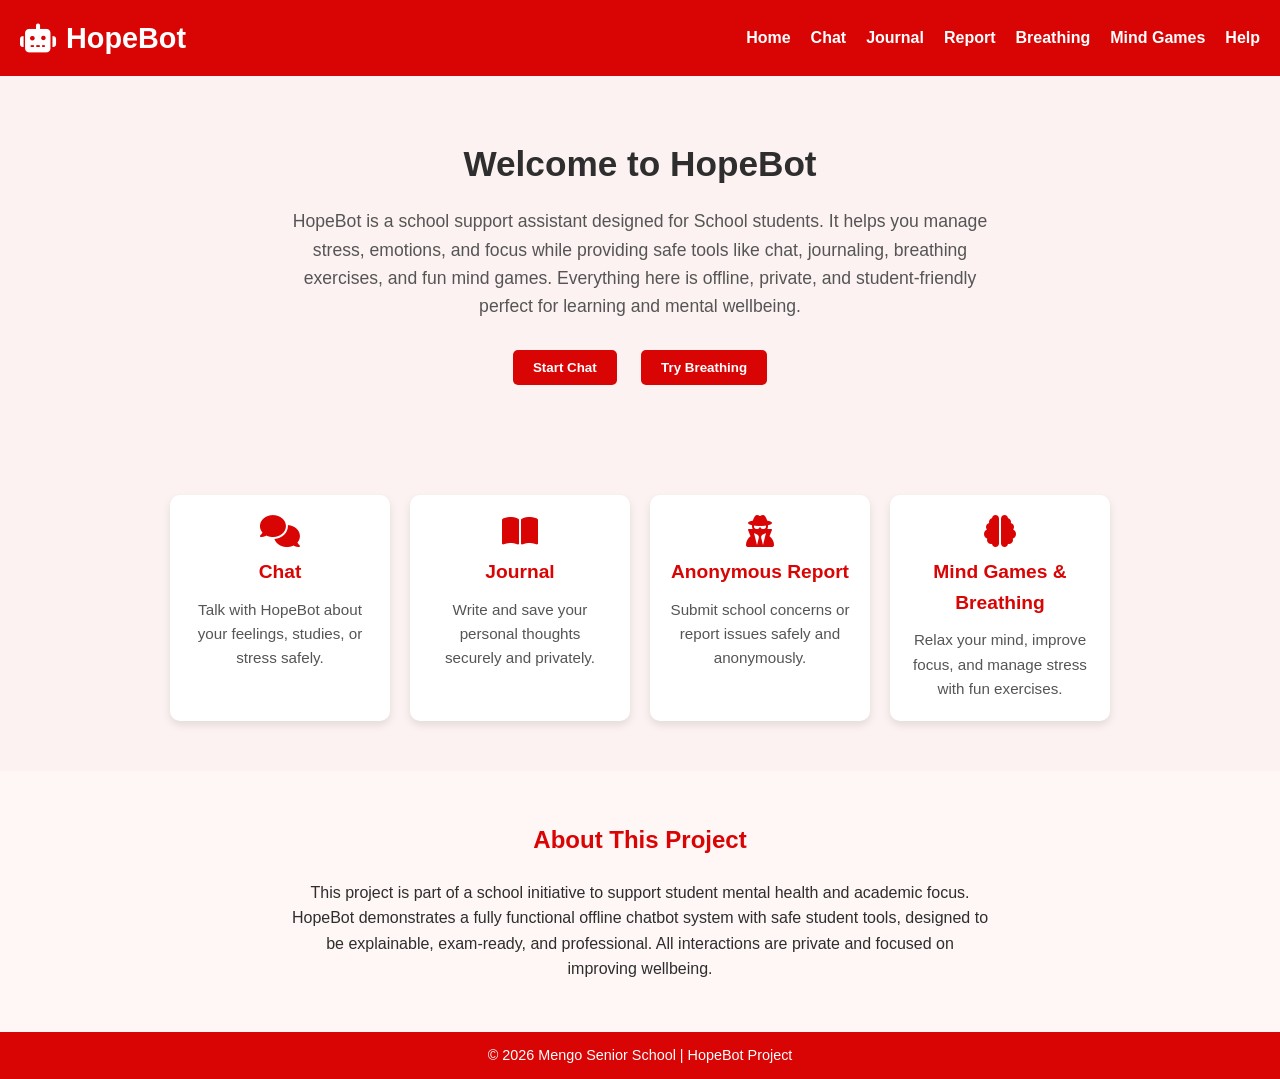
<file: index.html>
<!DOCTYPE html>
<html lang="en">
<head>
  <meta charset="UTF-8">
  <meta name="viewport" content="width=device-width, initial-scale=1.0">
  <title>HopeBot</title>
  <!-- Font Awesome 6 -->
  <link rel="stylesheet" href="https://cdnjs.cloudflare.com/ajax/libs/font-awesome/6.5.0/css/all.min.css">
  <!-- External Stylesheet -->
  <link rel="stylesheet" href="style.css">
</head>
<body>

  <!-- Header -->
  <header>
    <h1><i class="fas fa-robot"></i> HopeBot</h1>
    <div class="burger" id="burger">
      <div></div>
      <div></div>
      <div></div>
    </div>
    <nav id="nav-links">
      <a href="#">Home</a>
      <a href="chat.html">Chat</a>
      <a href="journal.html">Journal</a>
      <a href="report.html">Report</a>
      <a href="breathing.html">Breathing</a>
      <a href="mindgames.html">Mind Games</a>
      <a href="help.html">Help</a>
    </nav>
  </header>

  <!-- Hero Section -->
  <section class="hero">
    <h2>Welcome to HopeBot</h2>
    <p>
      HopeBot is a school support assistant designed for School students. It helps you manage stress, emotions, and focus while providing safe tools like chat, journaling, breathing exercises, and fun mind games.  
      Everything here is offline, private, and student-friendly perfect for learning and mental wellbeing.
    </p>
    <button class="btn" onclick="window.location.href='chat.html'">Start Chat</button>
    <button class="btn" onclick="window.location.href='breathing.html'">Try Breathing</button>
  </section>

  <!-- Features / Cards -->
  <section class="features">
    <div class="card">
      <i class="fas fa-comments"></i>
      <h3>Chat</h3>
      <p>Talk with HopeBot about your feelings, studies, or stress safely.</p>
    </div>
    <div class="card">
      <i class="fas fa-book-open"></i>
      <h3>Journal</h3>
      <p>Write and save your personal thoughts securely and privately.</p>
    </div>
    <div class="card">
      <i class="fas fa-user-secret"></i>
      <h3>Anonymous Report</h3>
      <p>Submit school concerns or report issues safely and anonymously.</p>
    </div>
    <div class="card">
      <i class="fas fa-brain"></i>
      <h3>Mind Games & Breathing</h3>
      <p>Relax your mind, improve focus, and manage stress with fun exercises.</p>
    </div>
  </section>

  <!-- About Section -->
  <section class="about">
    <h2>About This Project </h2>
    <p>
      This project is part of a school initiative to support student mental health and academic focus.  
      HopeBot demonstrates a fully functional offline chatbot system with safe student tools, designed to be explainable, exam-ready, and professional.  
      All interactions are private and focused on improving wellbeing. 
    </p>
  </section>

  <!-- Footer -->
  <footer>
    &copy; 2026 Mengo Senior School | HopeBot Project
  </footer>

  <!-- Hamburger Script -->
  <script>
    const burger = document.getElementById('burger');
    const nav = document.getElementById('nav-links');

    burger.addEventListener('click', () => {
      nav.classList.toggle('active');
    });
  </script>

</body>
</html>
</file>
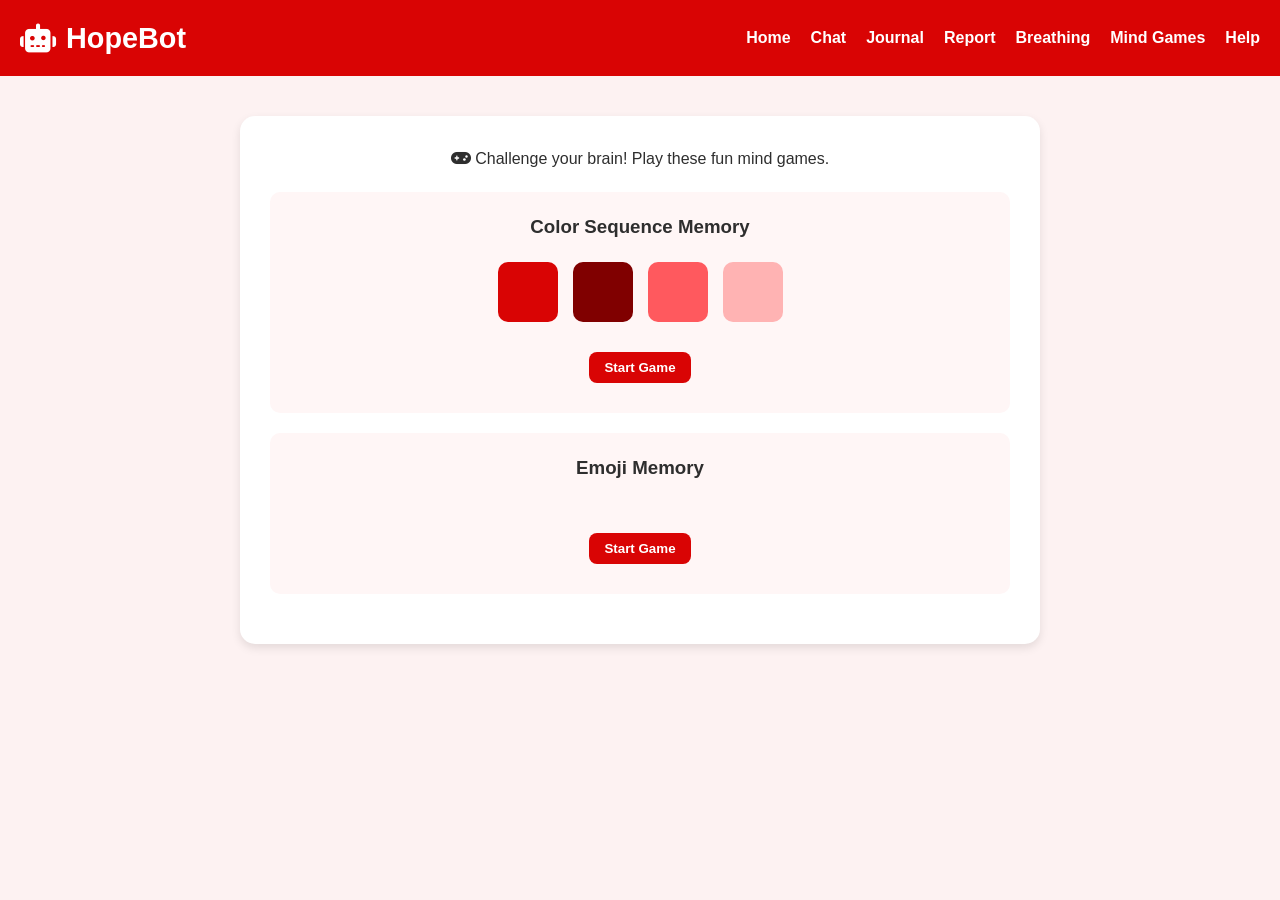
<file: mindgames.html>
<!DOCTYPE html>
<html lang="en">
<head>
<meta charset="UTF-8">
<meta name="viewport" content="width=device-width, initial-scale=1.0">
<title>HopeBot Mind Games - Mengo Senior School</title>
<!--font awesome-->
<link rel="stylesheet" href="https://cdnjs.cloudflare.com/ajax/libs/font-awesome/6.5.0/css/all.min.css">
<link rel="stylesheet" href="style.css">
<style>
  .games-container {
    max-width: 800px;
    margin: 40px auto;
    text-align: center;
    background-color: var(--white);
    padding: 30px;
    border-radius: 15px;
    box-shadow: 0 4px 10px rgba(0,0,0,0.1);
  }
  .games-intro {
    color: var(--text-dark);
    font-size: 1rem;
    margin-bottom: 20px;
  }
  .game {
    margin: 20px 0;
    padding: 20px;
    background-color: #FFF6F6;
    border-radius: 10px;
  }
  .tiles, .emoji-grid {
    display: flex;
    justify-content: center;
    flex-wrap: wrap;
    gap: 15px;
    margin: 20px 0;
  }
  .tile, .card {
    width: 60px;
    height: 60px;
    border-radius: 10px;
    cursor: pointer;
    transition: transform 0.2s, opacity 0.2s;
    font-size: 2rem;
    display: flex;
    justify-content: center;
    align-items: center;
    background-color: var(--primary-maroon-light);
    color: var(--white);
  }
  .tile:active, .card:active { transform: scale(0.9); }
  .card.flipped {
    background-color: var(--white);
    color: var(--primary-maroon);
  }
  .game button {
    background-color: var(--primary-maroon);
    color: white;
    border: none;
    padding: 8px 15px;
    border-radius: 8px;
    margin-top: 10px;
    cursor: pointer;
    font-weight: 600;
  }
  .game button:hover { background-color: var(--primary-maroon-dark); }
  .result {
    margin-top: 10px;
    font-weight: 600;
    color: var(--primary-maroon);
  }
</style>
</head>
<body>

<header>
  <h1><i class="fas fa-robot"></i> HopeBot</h1>
  <div class="burger" id="burger"><div></div><div></div><div></div></div>
  <nav id="nav-links">
    <a href="index.html">Home</a>
    <a href="chat.html">Chat</a>
    <a href="journal.html">Journal</a>
    <a href="report.html">Report</a>
    <a href="breathing.html">Breathing</a>
    <a href="mindgames.html">Mind Games</a>
    <a href="help.html">Help</a>
  </nav>
</header>

<div class="games-container">
  <div class="games-intro">
    <i class="fas fa-gamepad"></i> Challenge your brain! Play these fun mind games.
  </div>

  <!-- Game 1: Simon Says -->
  <div class="game" id="simon-game">
    <h3>Color Sequence Memory </h3>
    <div class="tiles" id="tiles"></div>
    <button id="start-simon">Start Game</button>
    <div class="result" id="simon-result"></div>
  </div>

  <!-- Game 2: Emoji Memory -->
  <div class="game" id="emoji-game">
    <h3>Emoji Memory </h3>
    <div class="emoji-grid" id="emoji-grid"></div>
    <button id="start-emoji">Start Game</button>
    <div class="result" id="emoji-result"></div>
  </div>
</div>

<script>
  // Hamburger
  const burger = document.getElementById('burger');
  const nav = document.getElementById('nav-links');
  burger.addEventListener('click', () => { nav.classList.toggle('active'); });

  // ===== Simon Says Game =====
  const colors = ["#d90404","#800000","#ff595e","#ffb3b3"];
  const tilesDiv = document.getElementById("tiles");
  const simonResult = document.getElementById("simon-result");
  const startSimonBtn = document.getElementById("start-simon");

  let sequence = [], playerSequence = [], acceptingInput = false;

  function createTiles() {
    tilesDiv.innerHTML = "";
    colors.forEach((color,index)=>{
      const tile = document.createElement("div");
      tile.className = "tile";
      tile.style.backgroundColor = color;
      tile.addEventListener("click", () => {
        if(!acceptingInput) return;
        playerSequence.push(index);
        animateTile(tile);
        checkPlayerMove();
      });
      tilesDiv.appendChild(tile);
    });
  }

  function animateTile(tile) {
    tile.style.opacity = "0.5";
    setTimeout(()=>tile.style.opacity="1",200);
  }

  function startSimon() {
    sequence = [];
    playerSequence = [];
    simonResult.textContent="";
    nextStep();
  }

  function nextStep() {
    acceptingInput = false;
    const nextColor = Math.floor(Math.random()*colors.length);
    sequence.push(nextColor);
    let i = 0;
    const interval = setInterval(()=>{
      animateTile(tilesDiv.children[sequence[i]]);
      i++;
      if(i>=sequence.length) { clearInterval(interval); acceptingInput=true; playerSequence=[]; }
    },600);
  }

  function checkPlayerMove() {
    const currentIndex = playerSequence.length -1;
    if(playerSequence[currentIndex] !== sequence[currentIndex]) {
      simonResult.textContent = "❌ Wrong! Game Over. Score: " + (sequence.length-1);
      acceptingInput=false;
    } else if(playerSequence.length === sequence.length) {
      simonResult.textContent = "✅ Correct! Next round...";
      setTimeout(nextStep, 800);
    }
  }

  createTiles();
  startSimonBtn.addEventListener("click", startSimon);

  // ===== Emoji Memory Game =====
  const emojiGrid = document.getElementById("emoji-grid");
  const emojiResult = document.getElementById("emoji-result");
  const startEmojiBtn = document.getElementById("start-emoji");

  const emojis = ["😀","🎓","🧠","📚","✏️","🖍️","🏫","🤖"];
  let cards = [], firstCard=null, secondCard=null, matched=0;

  function shuffle(array) {
    return array.sort(()=>Math.random()-0.5);
  }

  function createEmojiCards() {
    emojiGrid.innerHTML="";
    const pairEmojis = [...emojis, ...emojis];
    cards = shuffle(pairEmojis);
    cards.forEach((emoji,index)=>{
      const card = document.createElement("div");
      card.className="card";
      card.dataset.emoji = emoji;
      card.textContent="";
      card.addEventListener("click", ()=>flipCard(card));
      emojiGrid.appendChild(card);
    });
    matched=0;
    firstCard=secondCard=null;
    emojiResult.textContent="";
  }

  function flipCard(card) {
    if(card===firstCard || card.classList.contains("flipped")) return;
    card.classList.add("flipped");
    card.textContent = card.dataset.emoji;
    if(!firstCard) firstCard = card;
    else {
      secondCard = card;
      checkMatch();
    }
  }

  function checkMatch() {
    if(firstCard.dataset.emoji === secondCard.dataset.emoji){
      matched+=2;
      firstCard=null;
      secondCard=null;
      if(matched===cards.length) emojiResult.textContent="🎉 You matched all emojis!";
    } else {
      setTimeout(()=>{
        firstCard.classList.remove("flipped");
        secondCard.classList.remove("flipped");
        firstCard.textContent="";
        secondCard.textContent="";
        firstCard=null;
        secondCard=null;
      },800);
    }
  }

  startEmojiBtn.addEventListener("click", createEmojiCards);
</script>
</body>
</html>
</file>
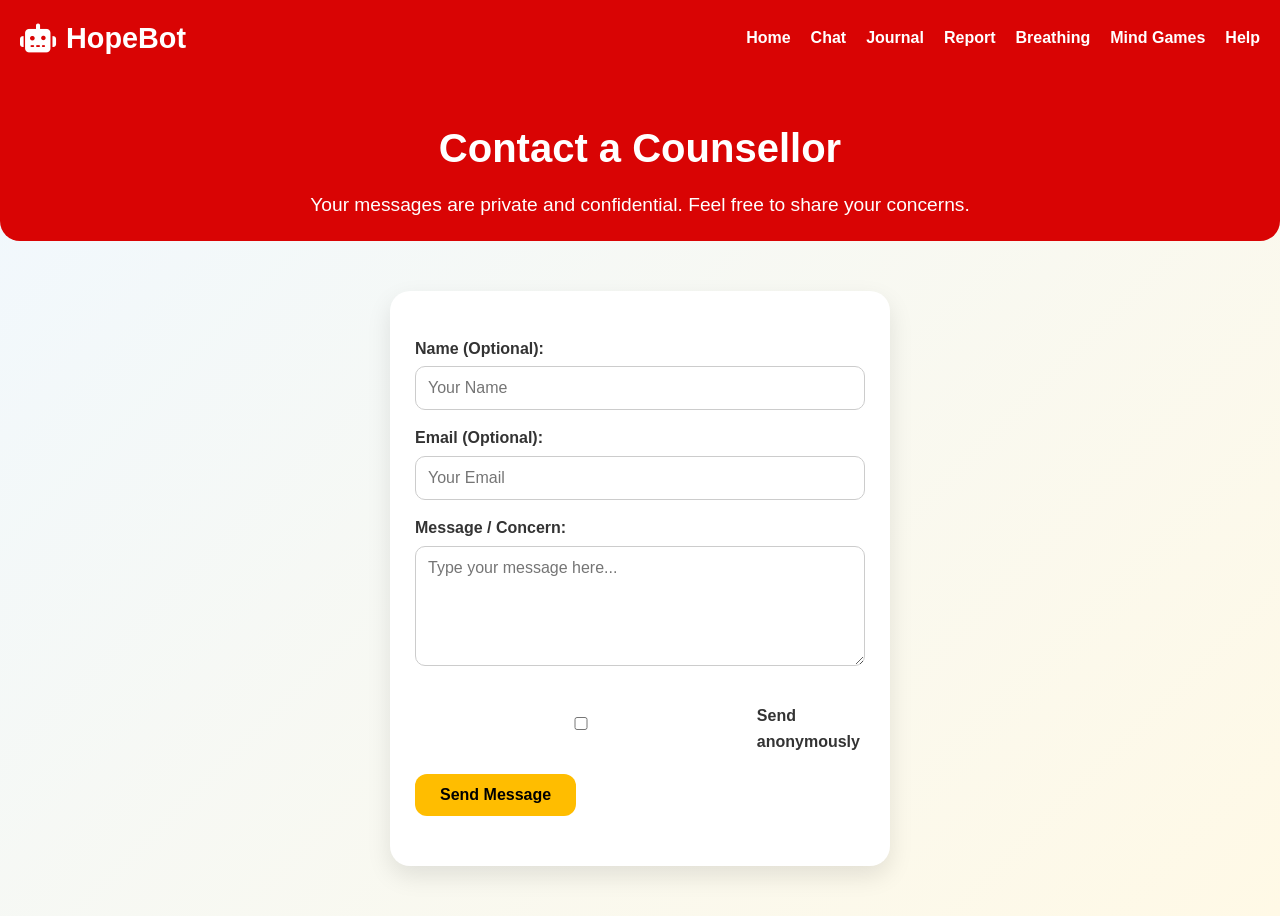
<file: report.html>
<!DOCTYPE html>
<html lang="en">
<head>
  <meta charset="UTF-8">
  <meta name="viewport" content="width=device-width, initial-scale=1.0">
  <title>HopeBot Anonymous Report</title>
  <!-- Font Awesome  -->
  <link rel="stylesheet" href="https://cdnjs.cloudflare.com/ajax/libs/font-awesome/6.5.0/css/all.min.css">
  <!-- External Stylesheet -->
  <link rel="stylesheet" type="text/css" href="style.css">
  <style>
 /* Styling */
  body {
  font-family: 'Arial', sans-serif;
  background: linear-gradient(135deg, #f0f8ff, #fff9e6); /* calming gradient */
  margin: 0;
  padding: 0;
  text-align: center;
  color: #333;
}

  .tag {
  padding: 40px 20px 20px 20px;
  background-color: #d90404; /* Mengo red */
  color: #fff;
  border-bottom-left-radius: 20px;
  border-bottom-right-radius: 20px;
}

  .tag h1 {
  font-size: 2.5rem;
  margin-bottom: 10px;
}

  .tag p {
  font-size: 1.2rem;
}

/* Form Section */
  .form-section {
  margin: 50px auto;
  max-width: 500px;
  background: #fff;
  padding: 30px 25px;
  border-radius: 20px;
  box-shadow: 0 10px 25px rgba(0,0,0,0.1);
  text-align: left;
}

  label {
  display: block;
  margin-top: 15px;
  font-weight: bold;
}

  input, textarea {
  width: 100%;
  padding: 12px;
  margin-top: 5px;
  border-radius: 10px;
  border: 1px solid #ccc;
  font-size: 1rem;
  box-sizing: border-box;
}

  textarea {
  resize: vertical;
  min-height: 120px;
}

  .anonymous-container {
  margin-top: 15px;
  display: flex;
  align-items: center;
  gap: 10px;
}

  button {
  background-color: #ffbd00; /* Mengo yellow */
  color: #000;
  border: none;
  padding: 12px 25px;
  font-size: 1rem;
  font-weight: bold;
  border-radius: 12px;
  cursor: pointer;
  margin-top: 20px;
  transition: all 0.3s ease;
}

  button:hover {
  transform: scale(1.05);
  box-shadow: 0 5px 15px rgba(0,0,0,0.2);
}

/* Confirmation Message */
  #confirmation {
  margin-top: 20px;
  font-weight: bold;
  color: green;
}
  </style>
</head>
<body>
    <header>
    <h1><i class="fas fa-robot"></i> HopeBot</h1>
    <div class="burger" id="burger">
      <div></div>
      <div></div>
      <div></div>
    </div>
    <nav id="nav-links">
      <a href="index.html">Home</a>
      <a href="chat.html">Chat</a>
      <a href="journal.html">Journal</a>
      <a href="report.html">Report</a>
      <a href="breathing.html">Breathing</a>
      <a href="mindgames.html">Mind Games</a>
      <a href="help.html">Help</a>
    </nav>
  </header>
  <div class="tag">
    <h1>Contact a Counsellor</h1>
    <p>Your messages are private and confidential. Feel free to share your concerns.</p>
  </div>

  <main>
    <section class="form-section">
      <form id="counsellorForm">
        <label for="name">Name (Optional):</label>
        <input type="text" id="name" placeholder="Your Name">

        <label for="email">Email (Optional):</label>
        <input type="email" id="email" placeholder="Your Email">

        <label for="message">Message / Concern:</label>
        <textarea id="message" placeholder="Type your message here..." required></textarea>

        <div class="anonymous-container">
          <input type="checkbox" id="anonymous">
          <label for="anonymous">Send anonymously</label>
        </div>

        <button type="submit">Send Message</button>
      </form>
      <div id="confirmation"></div>
    </section>
  </main>
</body>
<script src="report.js"></script>
</html>
</file>
<file: style.css>
/*Theme */
:root {
  --primary-maroon:  #d90404;
  --primary-maroon-dark: #b10303;
  --light-bg: #FDF2F2;
  --white: #FFFFFF;
  --text-dark: #2E2E2E;
  --text-secondary: #555555;
}

/* Global Styles */
* {
  margin: 0;
  padding: 0;
  box-sizing: border-box;
  font-family: 'Open Sans', sans-serif;
}

body {
  background-color: var(--light-bg);
  color: var(--text-dark);
  line-height: 1.6;
}

a {
  text-decoration: none;
  color: inherit;
}

button {
  cursor: pointer;
  border: none;
  border-radius: 5px;
  padding: 10px 20px;
  font-weight: 600;
  transition: background 0.3s;
}

button:hover {
  background-color: var(--primary-maroon-dark);
}


/*Header*/
header {
  background-color: var(--primary-maroon);
  color: var(--white);
  padding: 15px 20px;
  display: flex;
  justify-content: space-between;
  align-items: center;
  position: relative;
}

header h1 {
  font-size: 1.8rem;
  display: flex;
  align-items: center;
  gap: 10px;
}

nav {
  display: flex;
  gap: 20px;
}

nav a {
  font-weight: 600;
}

/* Hamburger */
.burger {
  display: none;
  flex-direction: column;
  cursor: pointer;
  gap: 5px;
}

.burger div {
  width: 25px;
  height: 3px;
  background-color: white;
}

/* Mobile Menu */
@media(max-width: 768px){
  nav {
    position: absolute;
    top: 60px;
    right: 0;
    background-color: var(--primary-maroon);
    flex-direction: column;
    width: 200px;
    display: none;
  }
  nav a {
    margin: 15px 0;
    padding-left: 20px;
  }
  nav.active {
    display: flex;
  }
  .burger {
    display: flex;
  }
}


/*Hero Section*/
.hero {
  background-color: var(--light-bg);
  text-align: center;
  padding: 60px 20px;
}

.hero h2 {
  font-size: 2.2rem;
  margin-bottom: 15px;
}

.hero p {
  font-size: 1.1rem;
  margin-bottom: 30px;
  color: var(--text-secondary);
  max-width: 700px;
  margin-left: auto;
  margin-right: auto;
}

.hero .btn {
  background-color: var(--primary-maroon);
  color: var(--white);
  margin: 0 10px;
}

/*Feature Cards */
.features {
  display: flex;
  flex-wrap: wrap;
  justify-content: center;
  gap: 20px;
  padding: 50px 20px;
}

.card {
  background-color: var(--white);
  border-radius: 10px;
  box-shadow: 0 4px 8px rgba(0,0,0,0.1);
  padding: 20px;
  width: 220px;
  text-align: center;
  transition: transform 0.3s;
}

.card:hover {
  transform: translateY(-5px);
}

.card h3 {
  margin-bottom: 10px;
  color: var(--primary-maroon);
  font-size: 1.2rem;
}

.card p {
  font-size: 0.95rem;
  color: var(--text-secondary);
}

.card i {
  font-size: 2rem;
  color: var(--primary-maroon);
  margin-bottom: 10px;
}


/*About Section */
.about {
  background-color: #FFF6F6;
  padding: 50px 20px;
  text-align: center;
}

.about h2 {
  margin-bottom: 20px;
  color: var(--primary-maroon);
}

.about p {
  max-width: 700px;
  margin: 0 auto;
  color: var(--text-dark);
}

/*Footer */
footer {
  background-color: var(--primary-maroon);
  color: var(--white);
  text-align: center;
  padding: 12px 20px;
  font-size: 0.9rem;
}
</file>
